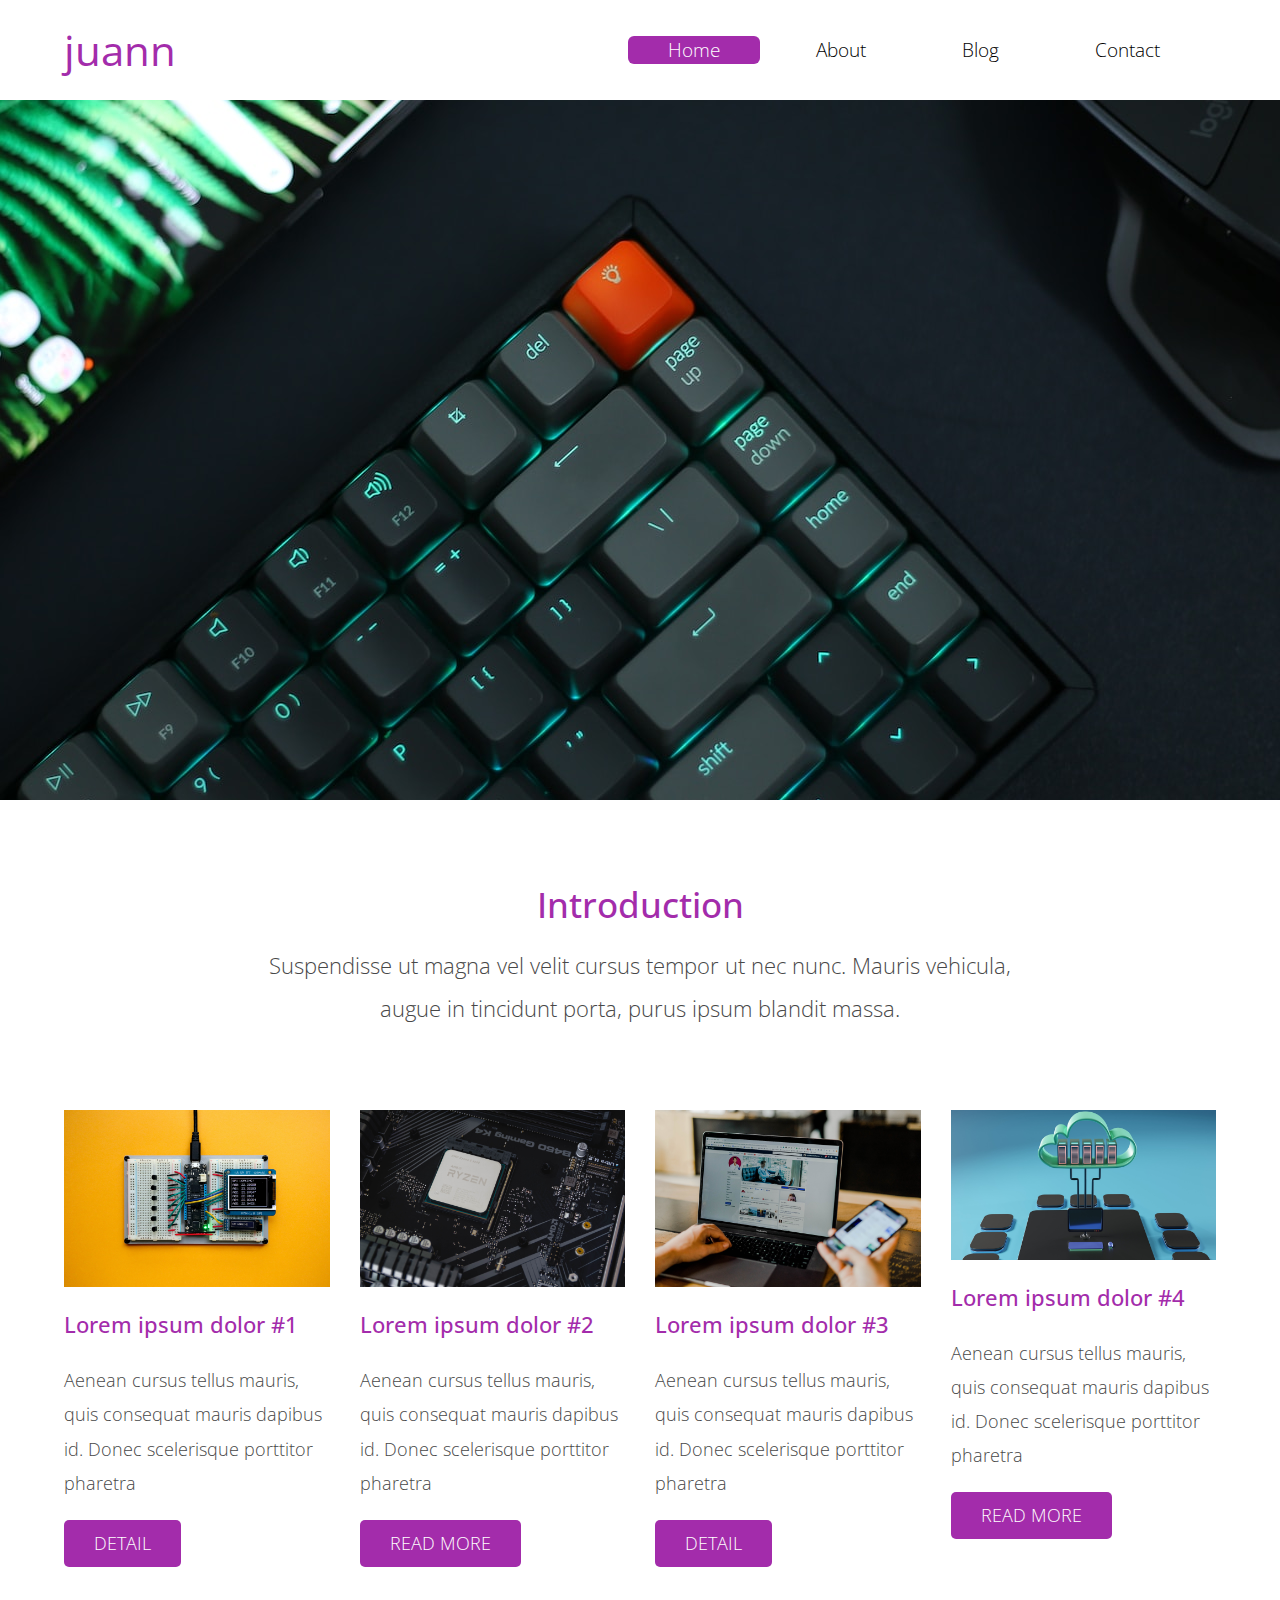
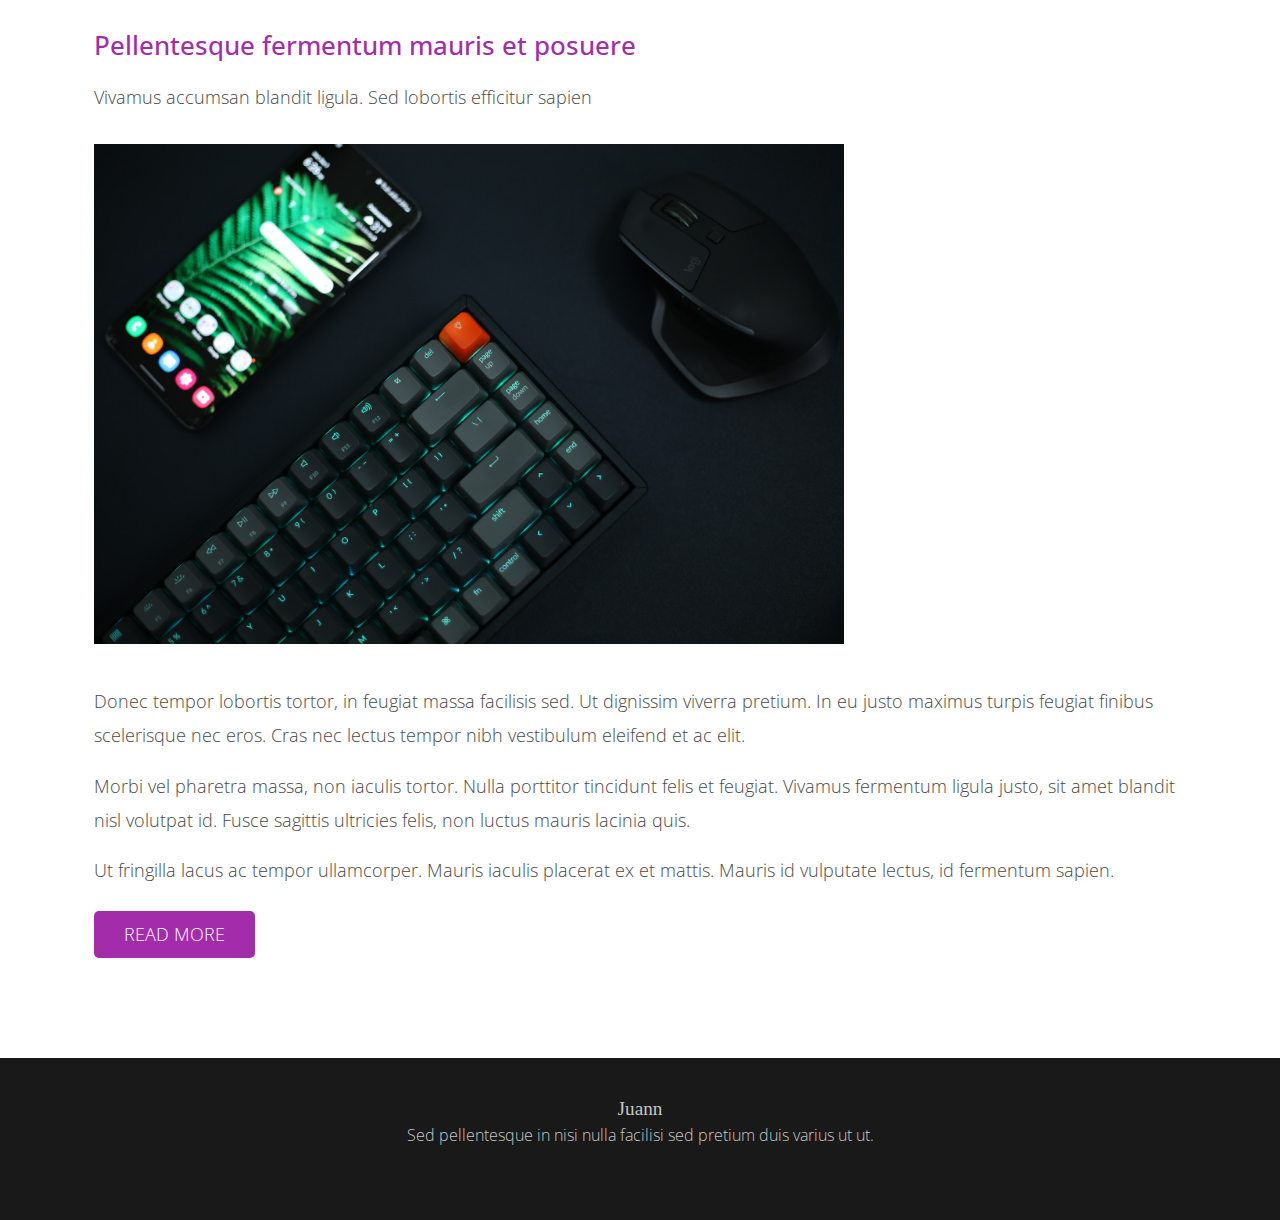
<file: index.html>
<!DOCTYPE html>
<html>
<head>
    <meta charset="utf-8">
    <meta http-equiv="X-UA-Compatible" content="IE=edge">
    <meta name="viewport" content="width=device-width, initial-scale=1">

    <title>Blog Personal Juann</title>
<!--
Classic Template
http://www.templatemo.com/tm-488-classic
-->
    <!-- load stylesheets -->
    <link rel="stylesheet" href="https://fonts.googleapis.com/css?family=Open+Sans:300,400">  <!-- Google web font "Open Sans" -->
    <link rel="stylesheet" href="css/bootstrap.min.css">                                      <!-- Bootstrap style -->
    <link rel="stylesheet" href="css/templatemo-style.css">                                   <!-- Templatemo style -->

    <!-- HTML5 shim and Respond.js for IE8 support of HTML5 elements and media queries -->
    <!-- WARNING: Respond.js doesn't work if you view the page via file:// -->
        <!--[if lt IE 9]>
          <script src="https://oss.maxcdn.com/html5shiv/3.7.2/html5shiv.min.js"></script>
          <script src="https://oss.maxcdn.com/respond/1.4.2/respond.min.js"></script>
          <![endif]-->
</head>

    <body>
       <header>
        <div class="tm-header">
            <div class="container-fluid">
                <div class="tm-header-inner">
                    <a href="#" class="navbar-brand tm-site-name">juann</a>
                    
                    <!-- navbar -->
                    <nav class="navbar tm-main-nav">

                        <button class="navbar-toggler hidden-md-up" type="button" data-toggle="collapse" data-target="#tmNavbar">
                            &#9776;
                        </button>
                        
                        <div class="collapse navbar-toggleable-sm" id="tmNavbar">
                            <ul class="nav navbar-nav">
                                <li class="nav-item active">
                                    <a href="index.html" class="nav-link">Home</a>
                                </li>
                                <li class="nav-item">
                                    <a href="about.html" class="nav-link">About</a>
                                </li>
                                <li class="nav-item">
                                    <a href="blog.html" class="nav-link">Blog</a>
                                </li>
                                <li class="nav-item">
                                    <a href="contact.html" class="nav-link">Contact</a>
                                </li>
                            </ul>                        
                        </div>
                        
                    </nav>  

                </div>                                  
            </div>            
        </div>
    </header>
        <div class="tm-home-img-container">
            <img src="img/procesador.jpg" alt="Image" class="hidden-lg-up img-fluid">
        </div>

        <section class="tm-section">
            <div class="container-fluid">
                <div class="row">
                    <div class="col-xs-12 col-sm-12 col-md-12 col-lg-12 text-xs-center">
                        <h2 class="tm-gold-text tm-title">Introduction</h2>
                        <p class="tm-subtitle">Suspendisse ut magna vel velit cursus tempor ut nec nunc. Mauris vehicula, augue in tincidunt porta, purus ipsum blandit massa.</p>
                    </div>
                </div>
                <div class="row">
                    <div class="col-xs-12 col-sm-6 col-md-6 col-lg-3 col-xl-3">

                        <div class="tm-content-box">
                            <img src="img/electronica.jpg" alt="Image" class="tm-margin-b-20 img-fluid">
                            <h4 class="tm-margin-b-20 tm-gold-text">Lorem ipsum dolor #1</h4>
                            <p class="tm-margin-b-20">Aenean cursus tellus mauris, quis
                            consequat mauris dapibus id. Donec
                            scelerisque porttitor pharetra</p>
                            <a href="#" class="tm-btn text-uppercase">Detail</a>    
                        </div>  

                    </div>

                    <div class="col-xs-12 col-sm-6 col-md-6 col-lg-3 col-xl-3">

                        <div class="tm-content-box">
                            <img src="img/procesador.jpg" alt="Image" class="tm-margin-b-20 img-fluid">
                            <h4 class="tm-margin-b-20 tm-gold-text">Lorem ipsum dolor #2</h4>
                            <p class="tm-margin-b-20">Aenean cursus tellus mauris, quis
                            consequat mauris dapibus id. Donec
                            scelerisque porttitor pharetra</p>
                            <a href="#" class="tm-btn text-uppercase">Read More</a>    
                        </div>  

                    </div>

                    <div class="col-xs-12 col-sm-6 col-md-6 col-lg-3 col-xl-3">

                        <div class="tm-content-box">
                            <img src="img/redes.jpg" alt="Image" class="tm-margin-b-20 img-fluid">
                            <h4 class="tm-margin-b-20 tm-gold-text">Lorem ipsum dolor #3</h4>
                            <p class="tm-margin-b-20">Aenean cursus tellus mauris, quis
                            consequat mauris dapibus id. Donec
                            scelerisque porttitor pharetra</p>
                            <a href="#" class="tm-btn text-uppercase">Detail</a>    
                        </div>  

                    </div>

                    <div class="col-xs-12 col-sm-6 col-md-6 col-lg-3 col-xl-3">

                        <div class="tm-content-box">
                            <img src="img/servidor.jpg" alt="Image" class="tm-margin-b-20 img-fluid">
                            <h4 class="tm-margin-b-20 tm-gold-text">Lorem ipsum dolor #4</h4>
                            <p class="tm-margin-b-20">Aenean cursus tellus mauris, quis
                            consequat mauris dapibus id. Donec
                            scelerisque porttitor pharetra</p>
                            <a href="#" class="tm-btn text-uppercase">Read More</a>    
                        </div>  

                    </div>
                </div> 

                <div class="row tm-margin-t-big">
                    
                        <div class="tm-2-col-left article-container">
                            
                            <h3 class="tm-gold-text tm-title">Pellentesque fermentum mauris et posuere</h3>
                            <p class="tm-margin-b-30">Vivamus accumsan blandit ligula. Sed lobortis efficitur sapien</p>
                            <img src="img/teclado.jpg" alt="Image" class="tm-margin-b-40 img-fluid">
                            <section class="text-container">
                            <p>
                                Donec tempor lobortis tortor, in feugiat massa facilisis sed. Ut dignissim viverra pretium. In eu justo maximus turpis feugiat finibus scelerisque nec eros. Cras nec lectus tempor nibh vestibulum eleifend et ac elit.
                            </p>
                            <p>Morbi vel pharetra massa, non iaculis tortor. Nulla porttitor tincidunt felis et feugiat. Vivamus fermentum ligula justo, sit amet blandit nisl volutpat id. Fusce sagittis ultricies felis, non luctus mauris lacinia quis.</p>
                            <p class="m-b-2"> Ut fringilla lacus ac tempor ullamcorper. Mauris iaculis placerat ex et mattis. Mauris id vulputate lectus, id fermentum sapien.
                            </p>
                            <a href="#" class="tm-btn text-uppercase">Read More</a>
                            </section>       
                        </div>
                    

                </div>

            </div>
        </section>
        
        <footer class="tm-footer">
            <div class="center btmspace-50">
                <h6 class="heading">Juann</h6>
               
                <p class="nospace">Sed pellentesque in nisi nulla facilisi sed pretium duis varius ut ut.</p>
              </div>
        </footer>

        <!-- load JS files -->
        <script src="js/jquery-1.11.3.min.js"></script>             <!-- jQuery (https://jquery.com/download/) -->
        <script src="https://www.atlasestateagents.co.uk/javascript/tether.min.js"></script> <!-- Tether for Bootstrap, http://stackoverflow.com/questions/34567939/how-to-fix-the-error-error-bootstrap-tooltips-require-tether-http-github-h --> 
        <script src="js/bootstrap.min.js"></script>                 <!-- Bootstrap (http://v4-alpha.getbootstrap.com/) -->
       
</body>
</html>
</file>
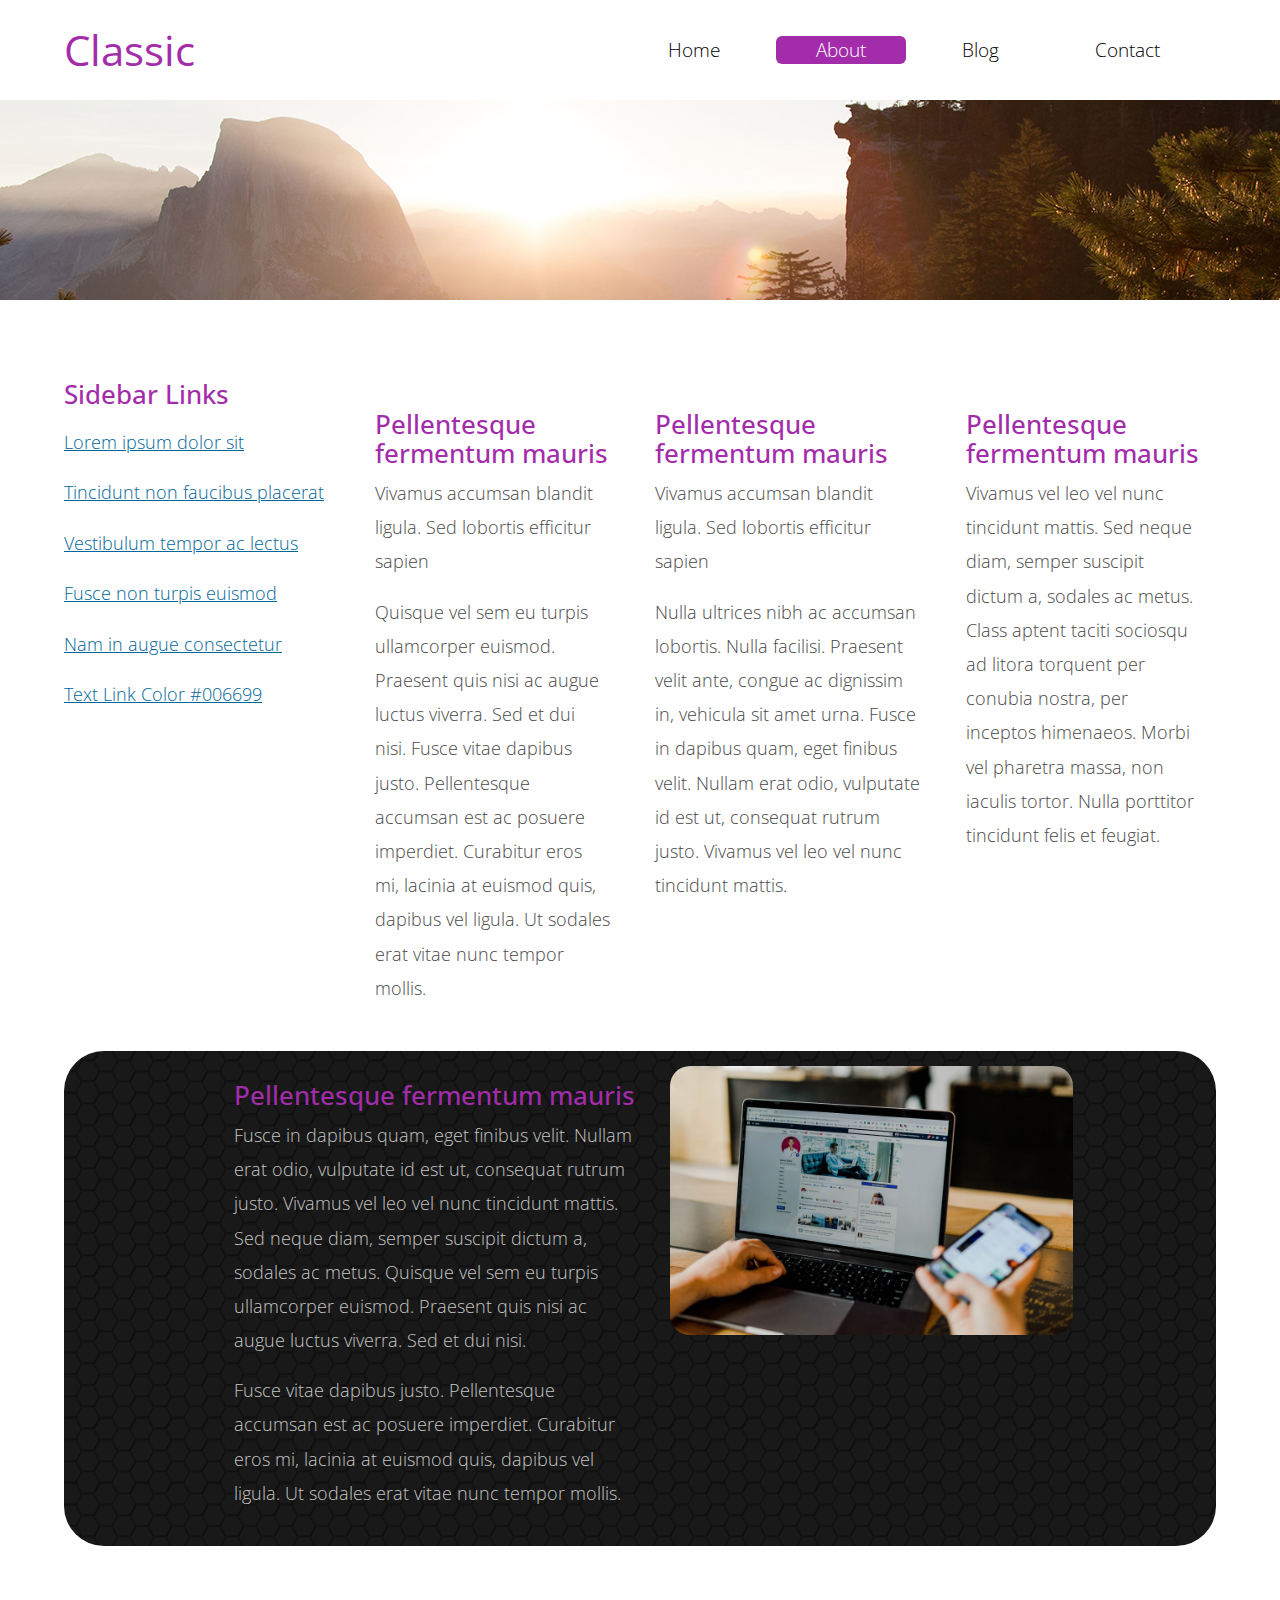
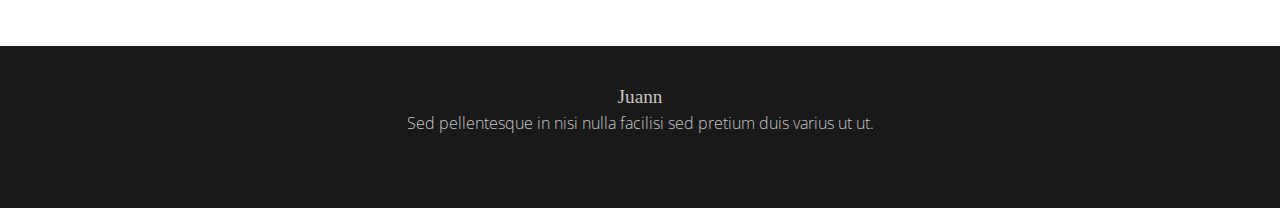
<file: about.html>
<!DOCTYPE html>
<html>
<head>
    <meta charset="utf-8">
    <meta http-equiv="X-UA-Compatible" content="IE=edge">
    <meta name="viewport" content="width=device-width, initial-scale=1">

    <title>Classic - About Page</title>
<!--
Classic Template
http://www.templatemo.com/tm-488-classic
-->
    <!-- load stylesheets -->
    <link rel="stylesheet" href="https://fonts.googleapis.com/css?family=Open+Sans:300,400">  <!-- Google web font "Open Sans" -->
    <link rel="stylesheet" href="css/bootstrap.min.css">                                      <!-- Bootstrap style -->
    <link rel="stylesheet" href="css/templatemo-style.css">                                   <!-- Templatemo style -->

    <!-- HTML5 shim and Respond.js for IE8 support of HTML5 elements and media queries -->
    <!-- WARNING: Respond.js doesn't work if you view the page via file:// -->
        <!--[if lt IE 9]>
          <script src="https://oss.maxcdn.com/html5shiv/3.7.2/html5shiv.min.js"></script>
          <script src="https://oss.maxcdn.com/respond/1.4.2/respond.min.js"></script>
          <![endif]-->
</head>

    <body>
       
        <div class="tm-header">
            <div class="container-fluid">
                <div class="tm-header-inner">
                    <a href="#" class="navbar-brand tm-site-name">Classic</a>
                    
                    <!-- navbar -->
                    <nav class="navbar tm-main-nav">

                        <button class="navbar-toggler hidden-md-up" type="button" data-toggle="collapse" data-target="#tmNavbar">
                            &#9776;
                        </button>
                        
                        <div class="collapse navbar-toggleable-sm" id="tmNavbar">
                            <ul class="nav navbar-nav">
                                <li class="nav-item">
                                    <a href="index.html" class="nav-link">Home</a>
                                </li>
                                <li class="nav-item active">
                                    <a href="about.html" class="nav-link">About</a>
                                </li>
                                <li class="nav-item">
                                    <a href="blog.html" class="nav-link">Blog</a>
                                </li>
                                <li class="nav-item">
                                    <a href="contact.html" class="nav-link">Contact</a>
                                </li>
                            </ul>                        
                        </div>
                        
                    </nav>  

                </div>                                  
            </div>            
        </div>

        <div class="tm-about-img-container">
            
        </div>

        <section class="tm-section">
            <div class="container-fluid">
                <div class="row tm-2-rows-sm-swap">
                    <div class=" col-xs-12 col-sm-12 col-md-4 col-lg-3 col-xl-3 tm-2-rows-sm-down-2">
                    <section class="">    
                        <h3 class="tm-gold-text">Sidebar Links</h3>
                        
                        <nav>
                            <ul class="nav">
                                <li><a href="#" class="tm-text-link">Lorem ipsum dolor sit</a></li>
                                <li><a href="#" class="tm-text-link">Tincidunt non faucibus placerat</a></li>
                                <li><a href="#" class="tm-text-link">Vestibulum tempor ac lectus</a></li>
                                <li><a href="#" class="tm-text-link">Fusce non turpis euismod</a></li>
                                <li><a href="#" class="tm-text-link">Nam in augue consectetur</a></li>
                                <li><a href="#" class="tm-text-link">Text Link Color #006699</a></li>
                            </ul>
                        </nav>   
                    </section>
                    </div>
                <section class="tm-margin-t-mid">
                    <div class="">
                        <div class="about-cero">
                        <h3 class="tm-gold-text">Pellentesque fermentum mauris</h3>
                        <p>Vivamus accumsan blandit ligula. Sed lobortis efficitur sapien</p>
                        <p>Quisque vel sem eu turpis ullamcorper euismod. Praesent quis nisi ac augue luctus viverra. Sed et dui nisi. Fusce vitae dapibus justo. Pellentesque accumsan est ac posuere imperdiet. Curabitur eros mi, lacinia at euismod quis, dapibus vel ligula. Ut sodales erat vitae nunc tempor mollis.</p>
                        
                        </div>
                    </div>
               
                
                <div class="row">
                    <div class="about-one">
                        <h3 class="tm-gold-text">Pellentesque fermentum mauris</h3>
                        <p>Vivamus accumsan blandit ligula. Sed lobortis efficitur sapien</p>
                        <p>Nulla ultrices nibh ac accumsan lobortis. Nulla facilisi. Praesent velit ante, congue ac dignissim in, vehicula sit amet urna. Fusce in dapibus quam, eget finibus velit. Nullam erat odio, vulputate id est ut, consequat rutrum justo. Vivamus vel leo vel nunc tincidunt mattis. </p>
                    </div>
                </div>

                
                <div class="about-two">
                     <h3 class="tm-gold-text">Pellentesque fermentum mauris</h3>
                    <p>Vivamus vel leo vel nunc tincidunt mattis. Sed neque diam, semper suscipit dictum a, sodales ac metus. Class aptent taciti sociosqu ad litora torquent per conubia nostra, per inceptos himenaeos. Morbi vel pharetra massa, non iaculis tortor. Nulla porttitor tincidunt felis et feugiat.</p>
                </div>     
            </section>  
            </div>

            <SEction class="about-end">
                <div class="about-three">
                    <h3 class="tm-gold-text">Pellentesque fermentum mauris</h3>
                    <p>
                        Fusce in dapibus quam, eget finibus velit. Nullam erat odio, vulputate id est ut, consequat rutrum justo. Vivamus vel leo vel nunc tincidunt mattis. Sed neque diam, semper suscipit dictum a, sodales ac metus. Quisque vel sem eu turpis ullamcorper euismod. Praesent quis nisi ac augue luctus viverra. Sed et dui nisi.
                    </p>
                    <p>
                        Fusce vitae dapibus justo. Pellentesque accumsan est ac posuere imperdiet. Curabitur eros mi, lacinia at euismod quis, dapibus vel ligula. Ut sodales erat vitae nunc tempor mollis.
                    </p>
                </div>
                <img src="img/redes.jpg" alt="Image">  
            </SEction>  
        </section>
        
        <footer class="tm-footer">
            <div class="center btmspace-50">
                <h6 class="heading">Juann</h6>
               
                <p class="nospace">Sed pellentesque in nisi nulla facilisi sed pretium duis varius ut ut.</p>
              </div>
        </footer>
        <!-- load JS files -->
        <script src="js/jquery-1.11.3.min.js"></script>             <!-- jQuery (https://jquery.com/download/) -->
        <script src="https://www.atlasestateagents.co.uk/javascript/tether.min.js"></script> <!-- Tether for Bootstrap, http://stackoverflow.com/questions/34567939/how-to-fix-the-error-error-bootstrap-tooltips-require-tether-http-github-h --> 
        <script src="js/bootstrap.min.js"></script>                 <!-- Bootstrap (http://v4-alpha.getbootstrap.com/) -->
       
</body>
</html>
</file>
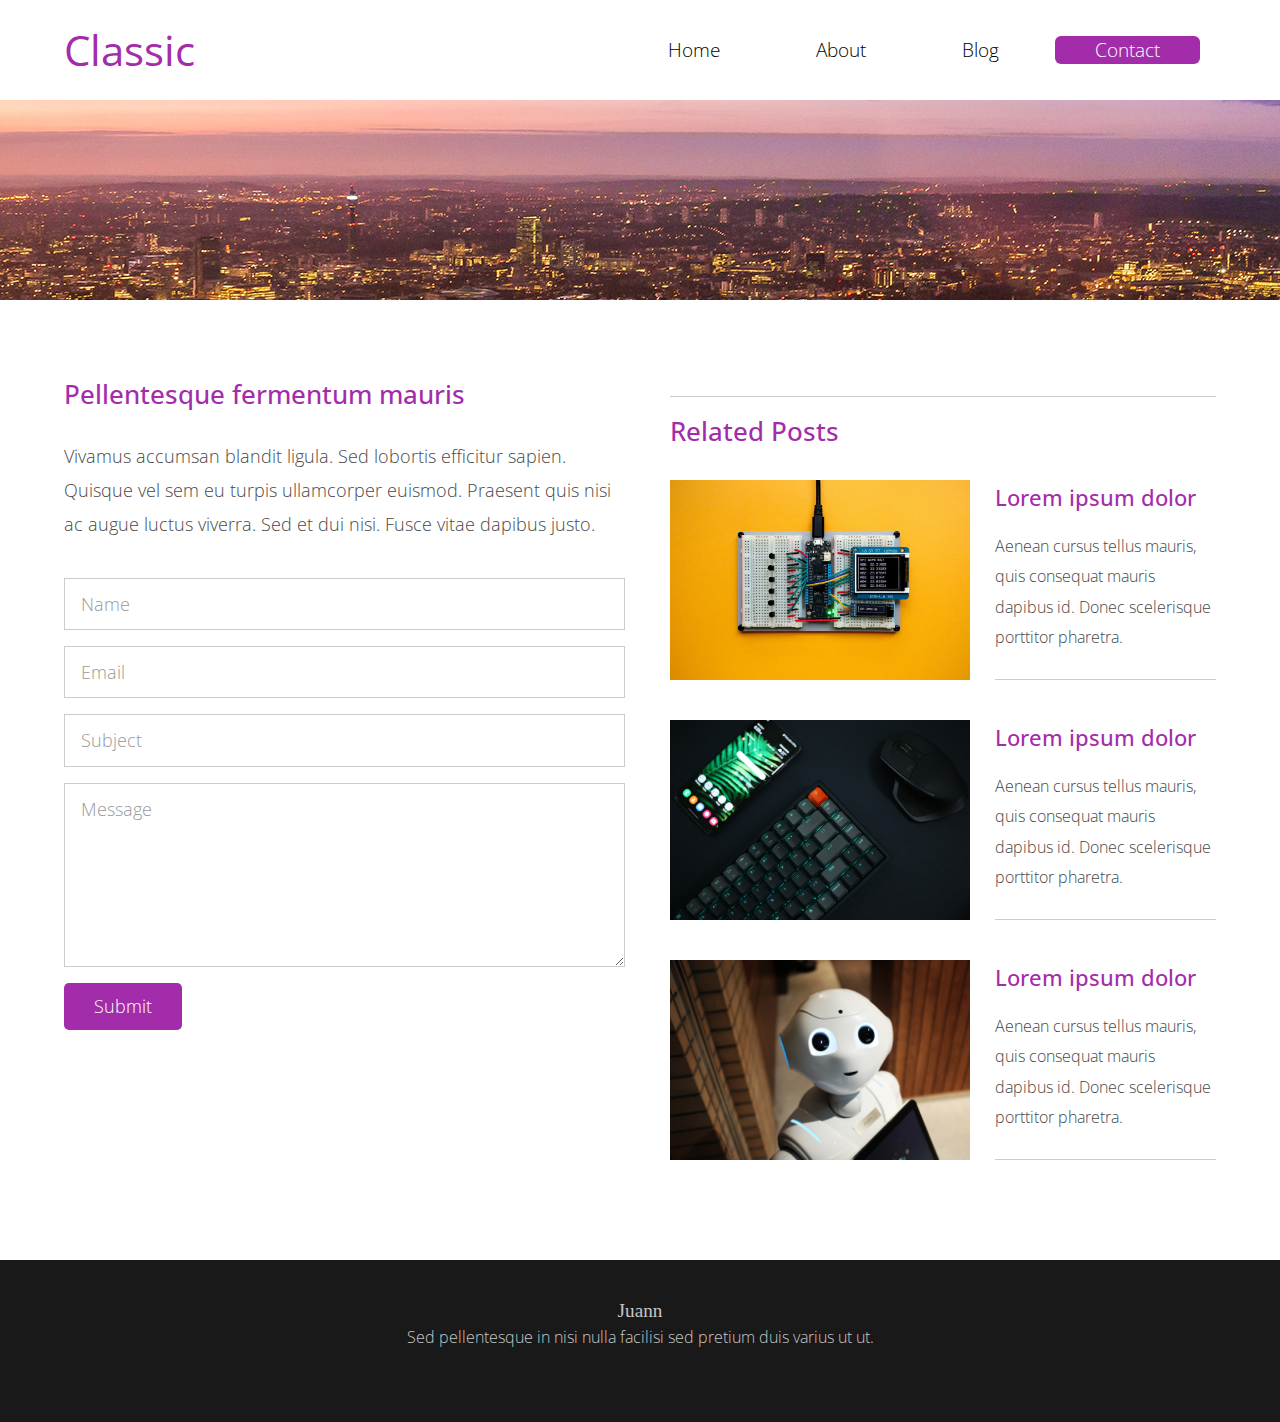
<file: contact.html>
<!DOCTYPE html>
<html>
<head>
    <meta charset="utf-8">
    <meta http-equiv="X-UA-Compatible" content="IE=edge">
    <meta name="viewport" content="width=device-width, initial-scale=1">

    <title>Classic - Contact Page</title>
<!--
Classic Template
http://www.templatemo.com/tm-488-classic
-->
    <!-- load stylesheets -->
    <link rel="stylesheet" href="https://fonts.googleapis.com/css?family=Open+Sans:300,400">  <!-- Google web font "Open Sans" -->
    <link rel="stylesheet" href="css/bootstrap.min.css">                                      <!-- Bootstrap style -->
    <link rel="stylesheet" href="css/templatemo-style.css">                                   <!-- Templatemo style -->

    <!-- HTML5 shim and Respond.js for IE8 support of HTML5 elements and media queries -->
    <!-- WARNING: Respond.js doesn't work if you view the page via file:// -->
        <!--[if lt IE 9]>
          <script src="https://oss.maxcdn.com/html5shiv/3.7.2/html5shiv.min.js"></script>
          <script src="https://oss.maxcdn.com/respond/1.4.2/respond.min.js"></script>
          <![endif]-->
</head>

    <body>
       
        <div class="tm-header">
            <div class="container-fluid">
                <div class="tm-header-inner">
                    <a href="#" class="navbar-brand tm-site-name">Classic</a>
                    
                    <!-- navbar -->
                    <nav class="navbar tm-main-nav">

                        <button class="navbar-toggler hidden-md-up" type="button" data-toggle="collapse" data-target="#tmNavbar">
                            &#9776;
                        </button>
                        
                        <div class="collapse navbar-toggleable-sm" id="tmNavbar">
                            <ul class="nav navbar-nav">
                                <li class="nav-item">
                                    <a href="index.html" class="nav-link">Home</a>
                                </li>
                                <li class="nav-item">
                                    <a href="about.html" class="nav-link">About</a>
                                </li>
                                <li class="nav-item">
                                    <a href="blog.html" class="nav-link">Blog</a>
                                </li>
                                <li class="nav-item active">
                                    <a href="contact.html" class="nav-link">Contact</a>
                                </li>
                            </ul>                        
                        </div>
                        
                    </nav>  

                </div>                                  
            </div>            
        </div>

        <div class="tm-contact-img-container">
            
        </div>

        <section class="tm-section">
            <div class="container-fluid">
                <div class="row">
                    <div class="col-xs-12 col-sm-12 col-md-12 col-lg-6 col-xl-6">

                        <section>
                            <h3 class="tm-gold-text tm-form-title">Pellentesque fermentum mauris</h3>
                            <p class="tm-form-description">Vivamus accumsan blandit ligula. Sed lobortis efficitur sapien. Quisque vel sem eu turpis ullamcorper euismod. Praesent quis nisi ac augue luctus viverra. Sed et dui nisi. Fusce vitae dapibus justo.</p> 


                            <form action="index.html" method="post" class="tm-contact-form">                                
                                <div class="form-group">
                                    <input type="text" id="contact_name" name="contact_name" class="form-control" placeholder="Name"  required/>
                                </div>
                                <div class="form-group">
                                    <input type="email" id="contact_email" name="contact_email" class="form-control" placeholder="Email"  required/>
                                </div>
                                <div class="form-group">
                                    <input type="text" id="contact_subject" name="contact_subject" class="form-control" placeholder="Subject"  required/>
                                </div>
                                <div class="form-group">
                                    <textarea id="contact_message" name="contact_message" class="form-control" rows="6" placeholder="Message" required></textarea>
                                </div>
                            
                                <button type="submit" class="tm-btn">Submit</button>                          
                            </form>   
                        </section>
                        
                    </div>

                    <div class="col-xs-12 col-sm-12 col-md-12 col-lg-6 col-xl-6 tm-contact-right">
                    
                        <hr class="tm-margin-t-mid">
                        <div class="row tm-contact-row-related-posts">
                            <div class="col-xs-12">
                                
                                <div class="tm-contact-related-posts-container">
                                    <h3 class="tm-gold-text tm-title tm-margin-b-30">Related Posts</h3>
                                    <div class="media tm-related-post">
                                      <div class="media-left media-middle">
                                        <a href="#">
                                          <img class="media-object" src="img/electronica.jpg" alt="Generic placeholder image">
                                        </a>
                                      </div>
                                      <div class="media-body">
                                        <a href="#"><h4 class="media-heading tm-gold-text tm-margin-b-15">Lorem ipsum dolor</h4></a>
                                        <p class="tm-small-font tm-media-description">Aenean cursus tellus mauris, quis consequat mauris dapibus id. Donec scelerisque porttitor pharetra.</p>
                                      </div>
                                    </div>
                                    <div class="media tm-related-post">
                                      <div class="media-left media-middle">
                                        <a href="#">
                                          <img class="media-object" src="img/teclado.jpg" alt="Generic placeholder image">
                                        </a>
                                      </div>
                                      <div class="media-body">
                                        <a href="#"><h4 class="media-heading tm-gold-text tm-margin-b-15">Lorem ipsum dolor</h4></a>
                                        <p class="tm-small-font tm-media-description">Aenean cursus tellus mauris, quis consequat mauris dapibus id. Donec scelerisque porttitor pharetra.</p>
                                      </div>
                                    </div>
                                    <div class="media tm-related-post">
                                      <div class="media-left media-middle">
                                        <a href="#">
                                          <img class="media-object" src="img/robot.jpg" alt="Generic placeholder image">
                                        </a>
                                      </div>
                                      <div class="media-body">
                                        <a href="#"><h4 class="media-heading tm-gold-text tm-margin-b-15">Lorem ipsum dolor</h4></a>
                                        <p class="tm-small-font tm-media-description">Aenean cursus tellus mauris, quis consequat mauris dapibus id. Donec scelerisque porttitor pharetra.</p>
                                      </div>
                                    </div>
                                </div>                                

                            </div>
                        </div>

                    </div>
                </div>

            </div>
        </section>
        
        <footer class="tm-footer">
            <div class="center btmspace-50">
                <h6 class="heading">Juann</h6>
               
                <p class="nospace">Sed pellentesque in nisi nulla facilisi sed pretium duis varius ut ut.</p>
              </div>
        </footer>

        <!-- load JS files -->
        <script src="js/jquery-1.11.3.min.js"></script>             <!-- jQuery (https://jquery.com/download/) -->
        <script src="https://www.atlasestateagents.co.uk/javascript/tether.min.js"></script> <!-- Tether for Bootstrap, http://stackoverflow.com/questions/34567939/how-to-fix-the-error-error-bootstrap-tooltips-require-tether-http-github-h --> 
        <script src="js/bootstrap.min.js"></script>                 <!-- Bootstrap (http://v4-alpha.getbootstrap.com/) -->
                     

</body>
</html>
</file>
<file: css/templatemo-style.css>
/* 

Classic Template

http://www.templatemo.com/tm-488-classic

-----------------------------*/

body {
	color: #484848;
	font-family: 'Open Sans', Helvetica, Arial, sans-serif;
	font-size: 18px;
	font-weight: 300;
	overflow-x: hidden;
}

a, button { transition: all 0.3s ease; }
a:hover,
a:focus {
	text-decoration: none;
	outline: none;
}

header{
	overflow-x: hidden;
	display: block;
}

h2 { font-size: 2.2rem; }
.tm-thin-font { font-weight: 300; }

.container-fluid {
	margin-left: auto;
	margin-right: auto;
	overflow-x: hidden;
}

@media (max-width: 1390px) {
	.container-fluid {
		padding-left: 5%;
		padding-right: 5%;
	}
}


.tm-header-inner {
	display: -webkit-flex;
	display: -ms-flexbox;
	display: flex;
	-webkit-align-items: center;
	    -ms-flex-align: center;
	        align-items: center;
	-webkit-justify-content: space-between;
	    -ms-flex-pack: justify;
	        justify-content: space-between;
	height: 100px;
}

.tm-site-name {
	color: #a32cab;
	display: block;
	font-size: 2.6rem;
	font-weight: 400;
}

.tm-main-nav { font-size: 1.2rem; }

.navbar-nav .nav-link {
	border-radius: 6px;
	color: black;
	padding: 0px 40px;

}

.navbar-brand img{
	display: block;
	width: 200px;
	height: 200px;
	padding-bottom: 0px;
    
}

.nav-item.active .nav-link,
.nav-link:hover,
.nav-link:focus {
	color: white;
	background-color: #a32cab;

}

.tm-gold-text { color: #a32cab; }

.tm-section {
	padding-top: 80px;
	padding-bottom: 100px;

}

.articles-container{
	padding-left: 30px;
}

.tm-home-img-container {
	background-image: url('../img/teclado.jpg');
	background-size: auto;
	background-position: center;
	background-repeat: no-repeat;
	height: 700px;
}

.tm-about-img-container { background-image: url('../img/tm-about-img.jpg');	}
.tm-blog-img-container { background-image: url('../img/tm-blog-img.jpg'); }
.tm-contact-img-container { background-image: url('../img/tm-contact-img.jpg'); }

.tm-about-img-container,
.tm-blog-img-container,
.tm-contact-img-container {
	background-size: auto 200px;
	background-position: center;
	background-repeat: no-repeat;
	height: 200px;
}

.media-object {
	background-size: auto 200px;
	background-position: center;
	background-repeat: no-repeat;
	height: 200px;
}
.tm-margin-b-40{
	height: 500px;
	justify-content: right;
}

.tm-title {
	margin-bottom: 1rem;
	line-height: 1.4;
	justify-content: center;
}

.tm-subtitle {
	font-size: 1.4rem;
	max-width: 800px;
	margin: 0 auto 80px;
}

.tm-content-box .one{
	grid-column: 1;
}

.tm-content-box .two{
	grid-column: 2;
}

.tm-content-box .three{
	grid-column: 3;
}

h3 { font-size: 1.65rem; }
h4 { 
	font-size: 1.4rem;
	line-height: 1.6;
}

.tm-btn {
	color: white;
	background-color: #a32cab;
	border: none;
	border-radius: 5px;
	display: inline-block;
	padding: 10px 30px;
}

.tm-btn:hover,
.tm-btn:focus {
	background-color: #1e0c70;
	color: white;
	outline: none;
}

.tm-btn-gray { background-color: #666666; }
.tm-btn-gray:hover,
.tm-btn-gray:focus {
	background-color: #515050;	
}

.tm-margin-b-15 { margin-bottom: 15px; }
.tm-margin-b-20 { margin-bottom: 20px; }
.tm-margin-b-30 { margin-bottom: 30px; }
.tm-margin-b-40 { margin-bottom: 40px; }
.tm-margin-t-big { margin-top: 60px; margin-left: 30px; margin-right: 30px; display: flex; justify-content: center;}
.tm-margin-t-mid {display: grid; grid-template-columns: 1fr 1fr 1fr; }
.tm-margin-t-small { margin-top: 30px; }

.text-container{
	margin-top: 20px;
	justify-content: center;
}

.about-cero{
	grid-column: 1;
	padding: 30px;
}

.about-one{
	grid-column: 2;
	padding: 30px;
}

.about-two{
	grid-column: 3;
	padding: 30px;
}


.about-end{
	display: grid;
	grid-template-columns: 1fr 1fr;
	background-image: url('../img/classic-pattern-bg.png');
	border-radius: 40px;
}

.about-three{
	grid-column: 1;
	padding-left: 170px;
	margin-top: 30px;
	margin-bottom: 20px;
}

.about-three p{
	color: #c6c6c6;
}
.about-end img{
	grid-column: 2;
	max-width: 70%;
	margin-left: 30px;
	margin-top: 15px;
	margin-bottom: 5px;
	border-radius: 20px;
}

.tm-blog-post img{
	height: 400px;
	width: 1170px;
}

.tm-text-link { 
	color: #006699; 
	line-height: 2.8;
	text-decoration: underline;
}
.tm-overflow-auto { overflow: auto; }
.tm-small-font { font-size: 1rem; }
.tm-related-post { margin-bottom: 40px; }
.tm-related-post:last-child { margin-bottom: 0; }
.media-left { padding-right: 25px; }
.media-body {
	border-bottom: 1px solid #ccc;
	padding-bottom: 25px;
}

.tm-media-description { margin-bottom: 0; }

.tm-2-col-right { padding-left: 20px; }

.tm-footer {
	color: #c6c6c6;
	background-color: #191919;
	
	font-size: 1rem;
	padding-top: 40px;
	padding-bottom: 20px;
}

.tm-footer-links-container { padding-left: 10px; }

.tm-footer-link {
	color: #CCCC66;
	line-height: 2.8;
	text-decoration: underline;
}

.tm-footer-link:hover,
.tm-footer-link:focus {
	color: #CCCC66;
	text-decoration: none;
}
.tm-footer-thumbnail { margin-bottom: 5px; }

.tm-copyright-text { 
	color: #999999; 
	margin-bottom: 0;
}

hr { border-top: 1px solid #CCCCCC; }
p { line-height: 1.9; }

.tm-gray-bg { 
	background-color: #CCCCCC; 
	color: black;
	padding: 30px 20px 20px;
}
.tm-footer-content-box-title { margin-bottom: 30px; }

.tm-img-post { margin-bottom: 30px; }

.tm-aside-r { padding-left: 30px; }

.form-control {
	border-radius: 0;
	font-size: 1.1rem;
	padding: 0.75rem 1rem;
}

.form-control:focus { border-color: #CC9900; }

.tm-form-description { margin-top: 30px; }
.tm-contact-form { padding-top: 20px; }

#google-map {
    height: 333px;
    width: 100%;
    margin-top: 40px;
}

.tm-contact-right { padding-left: 30px; }
.tm-p-small { font-size: 1rem; }

@media (max-width: 1199px) {
	.tm-2-col-left { padding-right: 0; }
	.tm-2-col-right { padding-left: 0; }
	.tm-text-link {
		line-height: 2.2;
	}
	.container-fluid {
		padding-left: 4%;
		padding-right: 4%;
	}
}

@media (max-width: 991px){

	.tm-home-img-container {
		background:none;
		height: auto;
	}

	.tm-subtitle { margin-bottom: 40px; }
	
	#tmNavbar .navbar-nav .nav-link { padding: 10px 25px; }
	.media { max-width: 240px; }
	.media-left {
		display: block;
		margin-bottom: 20px;
	}

	.tm-content-box { margin-bottom: 50px; }
	.tm-text-link { line-height: 2.4; }

	.tm-section {
	    padding-top: 50px;
	    padding-bottom: 60px;
	}

	.tm-2-col-left, .tm-2-col-right { 
		margin: 0 auto;
		 
	}
	
	.tm-margin-t-big { margin-top: 30px; }
	.media { max-width: 100%; }
	.media-left {
		display: table-cell;
		margin-bottom: 0;
	}

	.tm-footer-content-box { margin-bottom: 40px; }

	.tm-2-rows-md-swap {
		display: -webkit-flex;
		display: -ms-flexbox;
		display: flex;
		-webkit-flex-direction: column;
		    -ms-flex-direction: column;
		        flex-direction: column;
	}

	.tm-2-rows-md-down-1 {
		-webkit-order: 1;
		    -ms-flex-order: 1;
		        order: 1;		
	}
	.tm-2-rows-md-down-2 {
		-webkit-order: 2;
		    -ms-flex-order: 2;
		        order: 2;
		margin-bottom: 0;
		margin-top: 30px;		
	}

	.tm-contact-right { 
		padding-left: 15px; 
		padding-top: 40px;
	}
}

@media (max-width: 897px) {
	.tm-btn {
		padding: 10px 15px;
		font-size: 1rem;
	}
}

@media (max-width: 767px) {
	.tm-main-nav {
		position: fixed;
		right: 0;
		top: 21px;
		z-index: 1000;
	}
	#tmNavbar .navbar-nav .nav-item { float: none; }
	#tmNavbar .navbar-nav .nav-link { padding: 10px 35px; }
	#tmNavbar {
		background: white; 
		border-radius: 6px;
	}
	#tmNavbar .navbar-nav .nav-item+.nav-item { margin-left: 0; }
	.navbar-toggler {
		background: white;
		border-color: #cc9900;
		color: #cc9900;
		display: block;
		margin-left: auto;
		margin-right: 0;
	}
	.navbar-toggler:focus { outline: none; }
	.tm-content-box { margin-bottom: 50px; }
	
	.tm-2-col-left {
		padding-right: 0;
		
	}

	.tm-2-col-right { padding-left: 0; }
	.tm-margin-b-40 { margin-bottom: 25px; }
	
	.tm-copyright-text { padding-top: 0; }
	.tm-gray-bg { padding: 20px 20px 10px; }
	.tm-footer { padding-bottom: 15px; }

	.tm-2-rows-sm-swap {
		display: -webkit-flex;
		display: -ms-flexbox;
		display: flex;
		-webkit-flex-direction: column;
		    -ms-flex-direction: column;
		        flex-direction: column;
	}

	.tm-2-rows-sm-down-1 {
		-webkit-order: 1;
		    -ms-flex-order: 1;
		        order: 1;		
	}
	.tm-2-rows-sm-down-2 {
		-webkit-order: 2;
		    -ms-flex-order: 2;
		        order: 2;
		margin-bottom: 0;
		margin-top: 30px;		
	}

	.tm-sm-m-b { margin-bottom: 20px; }
	.tm-aside-r { padding-left: 15px; }
	.tm-aside-container {
		max-width: 310px;
		margin: 0 auto;
	}

	.tm-blog-post {	padding-bottom: 10px; }
	.tm-content-box-contact {
		margin-top: 40px;
		margin-bottom: 0;
	}

	.tm-contact-row-related-posts {	margin-top: 40px; }
}

@media (max-width: 543px) {
	.tm-footer-links-container { padding-left: 0; }
	.tm-xs-m-t { margin-top: 20px; }
	.tm-btn { padding: 10px 30px; }
}

@media(max-width: 510px) {
	.media { max-width: 240px; }
	.media-left {
		display: block;
		margin-bottom: 20px;
	}
		
	.tm-section {
		padding-top: 10%;
		padding-bottom: 10%;
	}

	.tm-subtitle { margin-bottom: 20px; }
	.tm-margin-b-40 { margin-bottom: 15px; }
	.tm-content-box { margin-bottom: 40px; }
	.tm-margin-t-mid { margin-top: 30px; }
	.tm-footer-content-box { margin-bottom: 40px; }
	.tm-footer-content-box-title { margin-bottom: 15px; }
	#google-map { margin-top: 25px; }
	.tm-map-section { margin-top: 50px; }

	.tm-contact-related-posts-container {
		max-width: 240px;
		margin-left: auto;
		margin-right: auto;
	}
}

	.btmspace-50{margin-bottom:50px;}
	.center{text-align:center;}
	.heading{font-family:Georgia, "Times New Roman", Times, serif;}
	.heading{margin:0 0 20px 0; font-size:22px; line-height:normal; font-weight:normal; text-transform:capitalize;}
	.heading{margin:0; font-size:1.2rem;}
	.clear{display: block;}
</file>
